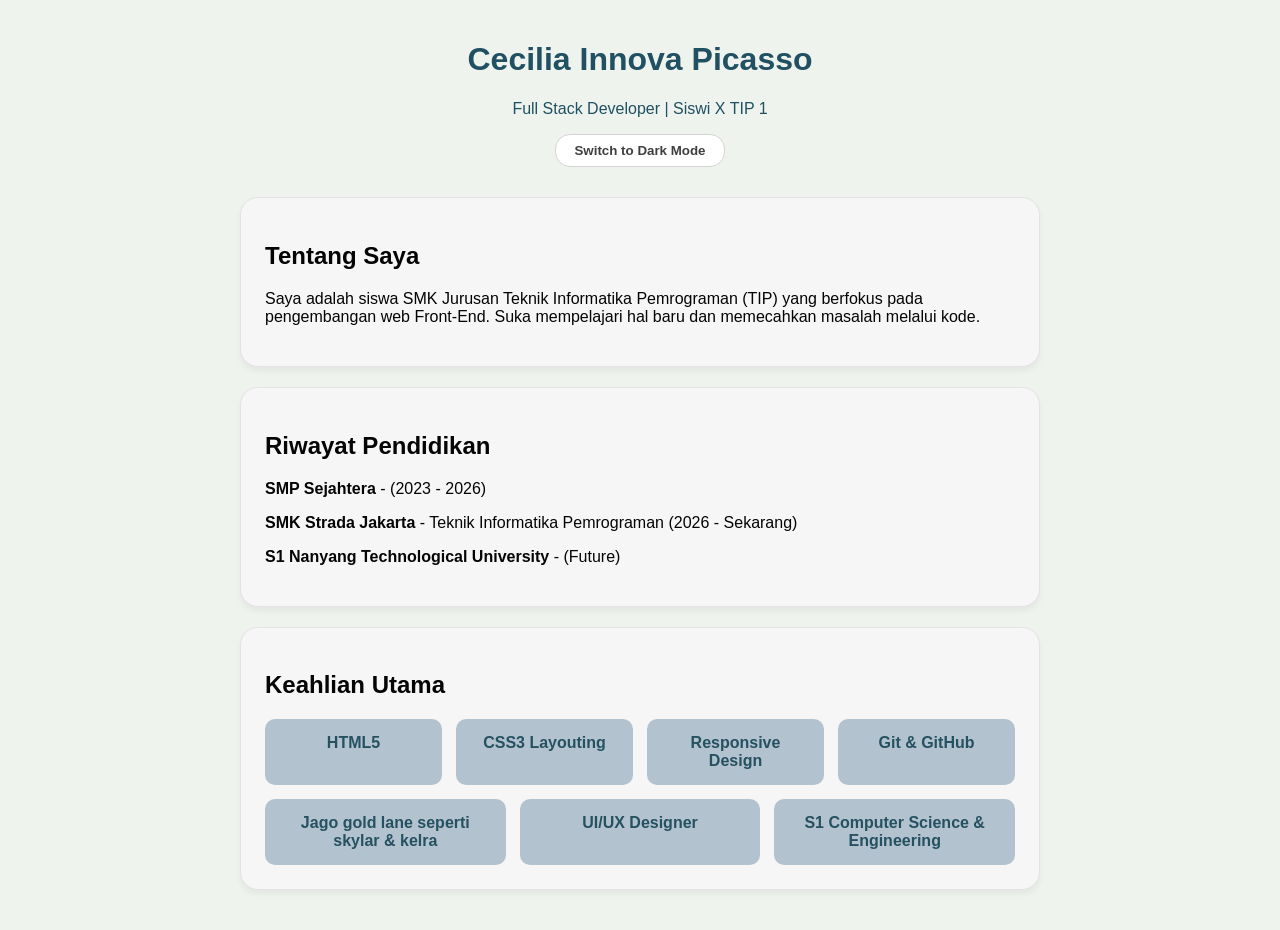
<file: JOBSHEET 3/index.html>
<!DOCTYPE html>
<html lang="id">
<head>
    <meta charset="UTF-8">
    <meta name="viewport" content="width=device-width, initial-scale=1.0">
    <title>CV Online Cecilia Innova Picasso</title>
    <link rel="stylesheet" href="style.css" />
</head>

<body>
    <div class="cv-container">
        <div class="toggle-container" style="text-align: center; margin-bottom: 20px;">
        </div>
    
        <!-- Header Profil -->
        <header class="cv-header">
            <h1>Cecilia Innova Picasso</h1>
            <p>Full Stack Developer | Siswi X TIP 1</p>
            <button class="btn-toggle" id="themeToggleBtn">Switch to Dark Mode</button>
        </header>

        <!-- Kartu Informasi Diri (Card Info) -->
        <section class="cv-card">
            <h2>Tentang Saya</h2>
            <p>Saya adalah siswa SMK Jurusan Teknik Informatika Pemrograman (TIP) yang berfokus pada pengembangan web Front-End. Suka mempelajari hal baru dan memecahkan masalah melalui kode.</p>
        </section>

        <!-- Kartu Riwayat Pendidikan -->
        <section class="cv-card">
            <h2>Riwayat Pendidikan</h2>
            <p><strong>SMP Sejahtera</strong> - (2023 - 2026)</p>
            <p><strong>SMK Strada Jakarta</strong> - Teknik Informatika Pemrograman (2026 - Sekarang)</p>
            <p><strong>S1 Nanyang Technological University</strong> - (Future)</p>
        </section>

        <!-- Bagian Keahlian dengan Flexbox -->
        <section class="cv-card">
            <h2>Keahlian Utama</h2>
            <div class="skills-container">
                <div class="skill-item">HTML5</div>
                <div class="skill-item">CSS3 Layouting</div>
                <div class="skill-item">Responsive Design</div>
                <div class="skill-item">Git & GitHub</div>
                <div class="skill-item">Jago gold lane seperti skylar & kelra</div>
                <div class="skill-item">UI/UX Designer</div>
                <div class="skill-item">S1 Computer Science & Engineering</div>
            </div>
        </section>
    </div>

    <script src="script.js"></script>
</body>
</html>
</file>
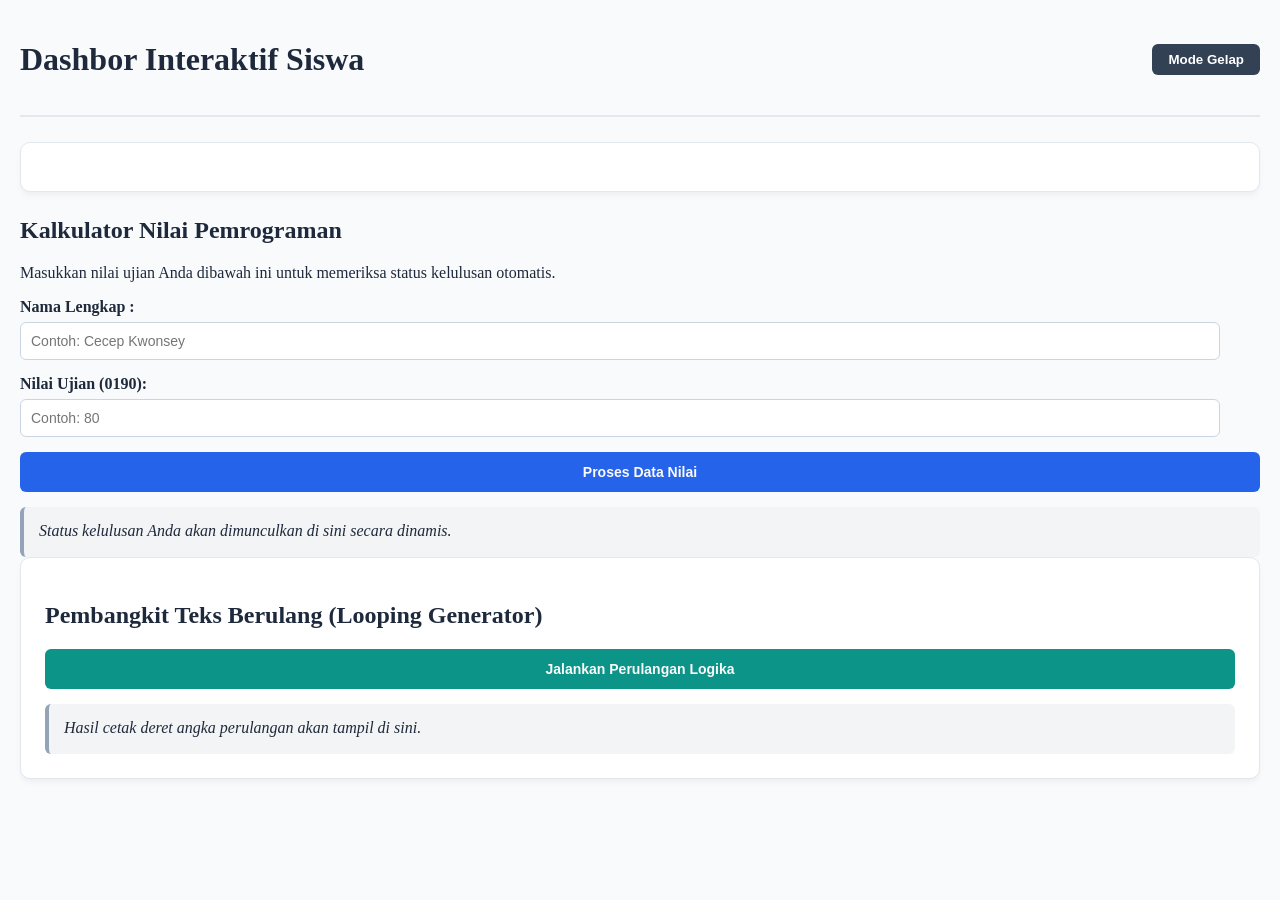
<file: JOBSHEET 4/index.html>
<!DOCTYPE html>
<html lang="en">
<head>
    <meta charset="UTF-8">
    <meta name="viewport" content="width=device-width, initial-scale=1.0">
    <title>Web Interaktif JavaScript - X TIP 1</title>
    <link rel="stylesheet" href="style.css">
</head>
<body>
    <div class="main-container"></div>
        <!--Header fitur kontrol-->
        <header class="web-header">
            <h1>Dashbor Interaktif Siswa</h1>
            <button id="btn-toggle" class="toggle-theme">Mode Gelap</button>
        </header>

        <!--Kartu Filter 1: Kalkulator Skor Kelulusan-->
        <section class="widget-card"></section>
        <h2>Kalkulator Nilai Pemrograman</h2>
        <p>Masukkan nilai ujian Anda dibawah ini untuk memeriksa status kelulusan otomatis.</p>
        <div class="input-group">
            <label for="input-nama">Nama Lengkap :</label>
            <input type="text" id="input-nama" placeholder="Contoh: Cecep Kwonsey">
        </div>
        <div class="input-group">
            <label for="input-nilai">Nilai Ujian (0190):</label>
            <input type="number" id="input-nilai" placeholder="Contoh: 80">
        </div>
        <button id="btn-proses" class="action-btn">Proses Data Nilai</button>
        
         <!-- Area Output DOM -->
         <div id="box-hasil" class="result-box">
             Status kelulusan Anda akan dimunculkan di sini secara dinamis.
         </div>
    </section>

<!-- Kartu Fitur 2: Simulasi Perulangan Logika -->
<section class="widget-card">
     <h2>Pembangkit Teks Berulang (Looping Generator)</h2>
     <button id="btn-loop" class="action-btn variant-btn">Jalankan Perulangan Logika</button>
     <div id="box-loop" class="result-box">
        Hasil cetak deret angka perulangan akan tampil di sini.
     </div>
 </section>
 </div>
 <script src="script.js"></script>
</body>
</html>
</file>
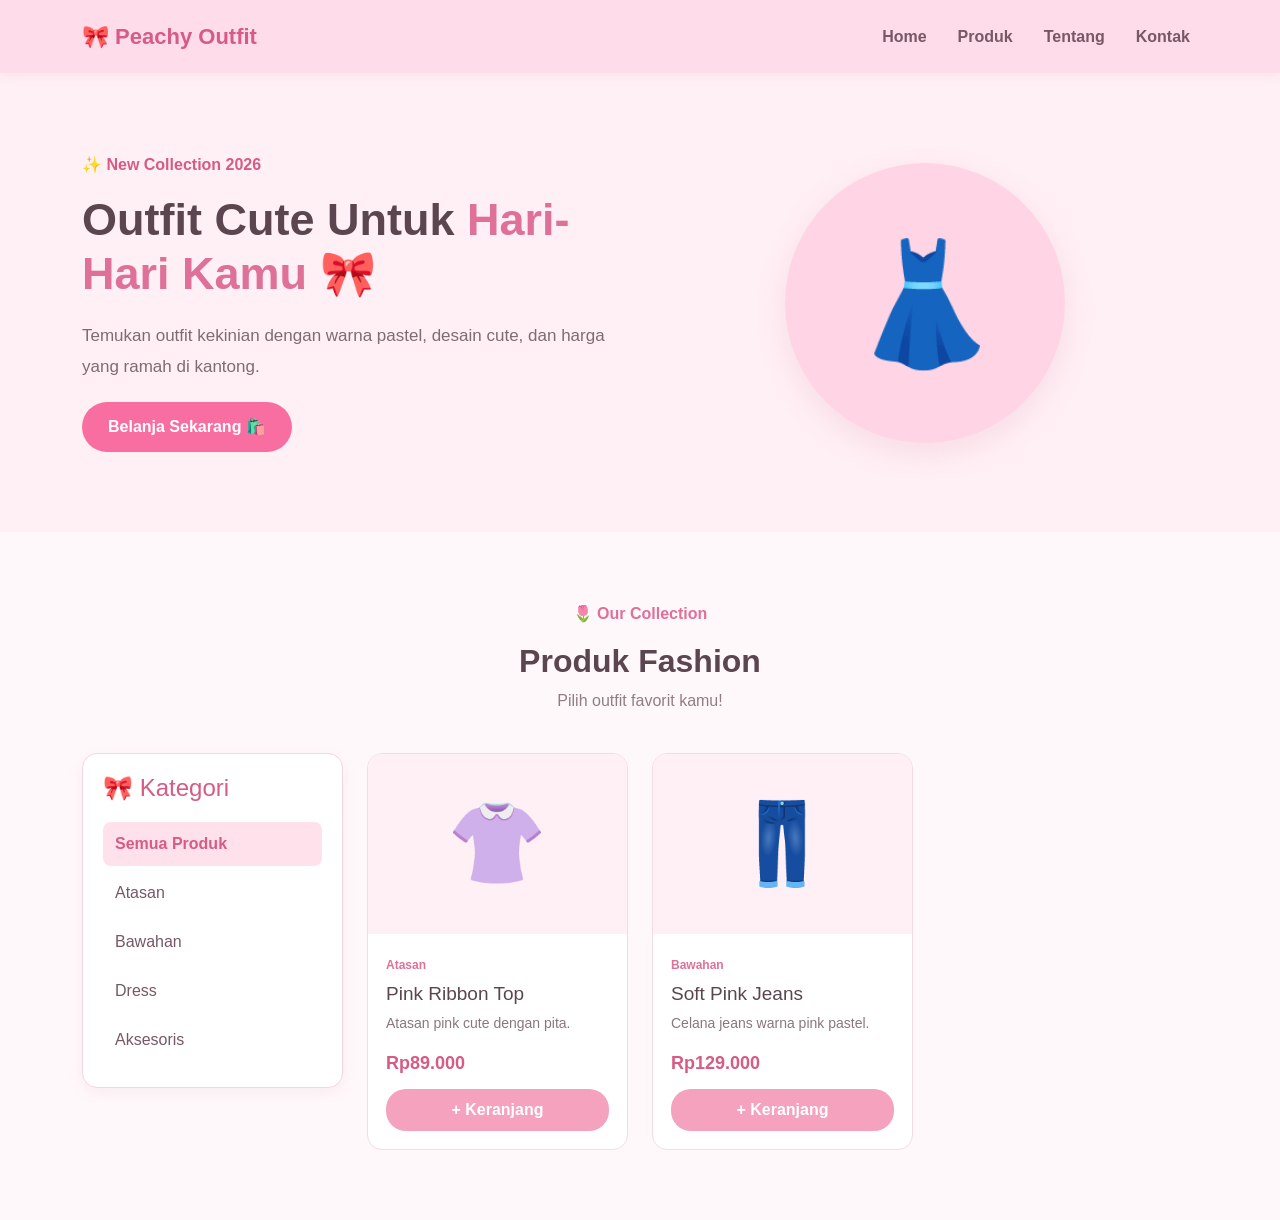
<file: JOBSHEET 6/index.html>
<!DOCTYPE html>
<html lang="id">
<head>
    <meta charset="UTF-8">
    <meta name="viewport" content="width=device-width, initial-scale=1.0">

    <title>Peachy Outfit - Cute Fashion Store</title>

    <!-- Bootstrap 5 CSS -->
    <link
        href="https://cdn.jsdelivr.net/npm/bootstrap@5.3.3/dist/css/bootstrap.min.css" rel="stylesheet">
    <!-- CSS Custom -->
    <link rel="stylesheet" href="style.css">
</head>

<body>

    <!-- ================= NAVBAR ================= -->
    <nav class="navbar navbar-expand-lg cute-navbar">
        <div class="container">

            <a class="navbar-brand logo" href="#">
                🎀 Peachy Outfit
            </a>

            <button
                class="navbar-toggler"
                type="button"
                data-bs-toggle="collapse"
                data-bs-target="#menuNavbar"
            >
                <span class="navbar-toggler-icon"></span>
            </button>

            <div class="collapse navbar-collapse" id="menuNavbar">

                <ul class="navbar-nav ms-auto">
                    <li class="nav-item">
                        <a class="nav-link" href="#home">Home</a>
                    </li>

                    <li class="nav-item">
                        <a class="nav-link" href="#produk">Produk</a>
                    </li>

                    <li class="nav-item">
                        <a class="nav-link" href="#tentang">Tentang</a>
                    </li>

                    <li class="nav-item">
                        <a class="nav-link" href="#kontak">Kontak</a>
                    </li>
                </ul>
            </div>
        </div>
    </nav>


    <main>

        <!-- ================= HERO ================= -->
        <section id="home" class="hero-section">

            <div class="container">

                <div class="row align-items-center">

                    <div class="col-12 col-md-6">

                        <p class="small-title">
                            ✨ New Collection 2026
                        </p>

                        <h1>
                            Outfit Cute Untuk
                            <span>Hari-Hari Kamu</span> 🎀
                        </h1>

                        <p class="hero-text">
                            Temukan outfit kekinian dengan warna pastel,
                            desain cute, dan harga yang ramah di kantong.
                        </p>

                        <a href="#produk" class="btn cute-btn">
                            Belanja Sekarang 🛍️
                        </a>

                    </div>

                    <div class="col-12 col-md-6 text-center">

                        <div class="hero-card">
                            👗
                        </div>
                    </div>
                </div>
            </div>
        </section>


        <!-- ================= PRODUK ================= -->
        <section id="produk" class="product-section">

            <div class="container">

                <div class="section-title">
                    <p>🌷 Our Collection</p>
                    <h2>Produk Fashion</h2>
                    <span>Pilih outfit favorit kamu!</span>
                </div>


                <div class="row">

                    <!-- SIDEBAR -->
                    <aside class="col-12 col-md-3 mb-4">

                        <div class="category-box">

                            <h4>🎀 Kategori</h4>

                            <button
                                class="category-btn active"
                                onclick="filterProduk('semua')"
                            >
                                Semua Produk
                            </button>

                            <button
                                class="category-btn"
                                onclick="filterProduk('atasan')"
                            >
                                Atasan
                            </button>

                            <button
                                class="category-btn"
                                onclick="filterProduk('bawahan')"
                            >
                                Bawahan
                            </button>

                            <button
                                class="category-btn"
                                onclick="filterProduk('dress')"
                            >
                                Dress
                            </button>

                            <button
                                class="category-btn"
                                onclick="filterProduk('aksesoris')"
                            >
                                Aksesoris
                            </button>

                        </div>

                    </aside>


                    <!-- PRODUK -->
                    <div class="col-12 col-md-9">

                        <div class="row g-4">

                            <!-- PRODUK 1 -->
                            <article
                                class="col-12 col-md-6 col-lg-4 product-item"
                                data-kategori="atasan"
                            >

                                <div class="product-card">

                                    <div class="product-image">
                                        👚
                                    </div>

                                    <div class="product-info">

                                        <span class="product-category">
                                            Atasan
                                        </span>

                                        <h3>Pink Ribbon Top</h3>

                                        <p>
                                            Atasan pink cute dengan pita.
                                        </p>

                                        <strong>
                                            Rp89.000
                                        </strong>

                                        <button
                                            class="buy-btn"
                                            onclick="tambahKeranjang(89000, 'Pink Ribbon Top')"
                                        >
                                            + Keranjang
                                        </button>

                                    </div>

                                </div>

                            </article>


                            <!-- PRODUK 2 -->
                            <article
                                class="col-12 col-md-6 col-lg-4 product-item"
                                data-kategori="bawahan"
                            >

                                <div class="product-card">

                                    <div class="product-image">
                                        👖
                                    </div>

                                    <div class="product-info">

                                        <span class="product-category">
                                            Bawahan
                                        </span>

                                        <h3>Soft Pink Jeans</h3>

                                        <p>
                                            Celana jeans warna pink pastel.
                                        </p>

                                        <strong>
                                            Rp129.000
                                        </strong>

                                        <button
                                            class="buy-btn"
                                            onclick="tambahKeranjang(129000, 'Soft Pink Jeans')"
                                        >
                                            + Keranjang
                                        </button>

                                    </div>

                                </div>

                            </article>
</file>
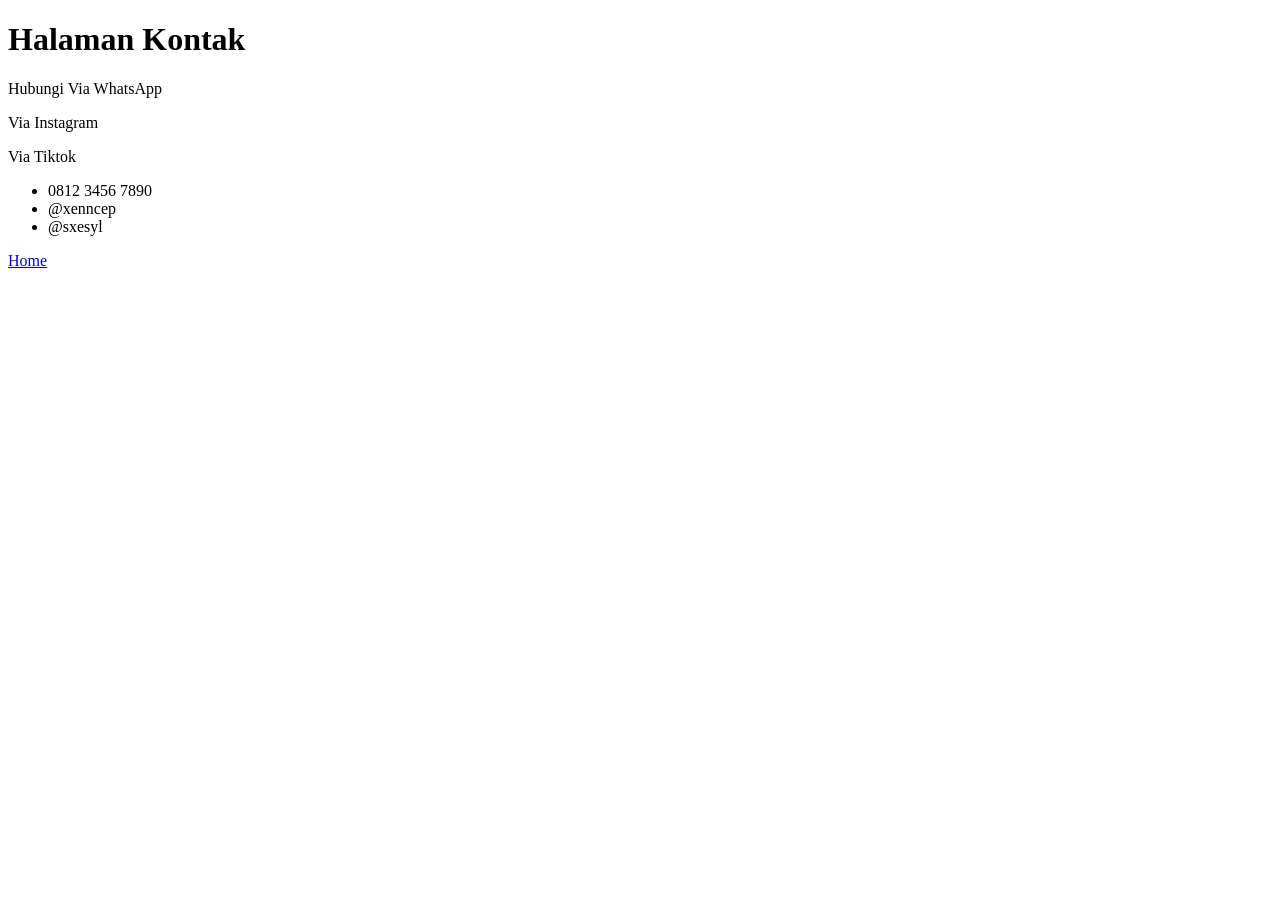
<file: JOBSHEET 2/kontak.html>
<!DOCTYPE html>
<html lang="en">
<head>
    <meta charset="UTF-8">
    <meta name="viewport" content="width=device-width, initial-scale=1.0">
    <title>Page Kontak</title>
</head>
<body>
<header>
    <h1>Halaman Kontak</h1>
    <p>Hubungi Via WhatsApp</p>
    <p>Via Instagram</p>
    <p>Via Tiktok</p>
        <ul>
            <li>0812 3456 7890</li>
            <li>@xenncep</li>
            <li>@sxesyl</li>
        </ul>
 <nav>
    <a href="index.html">Home</a>
 </nav>
</body>
</html>
</file>
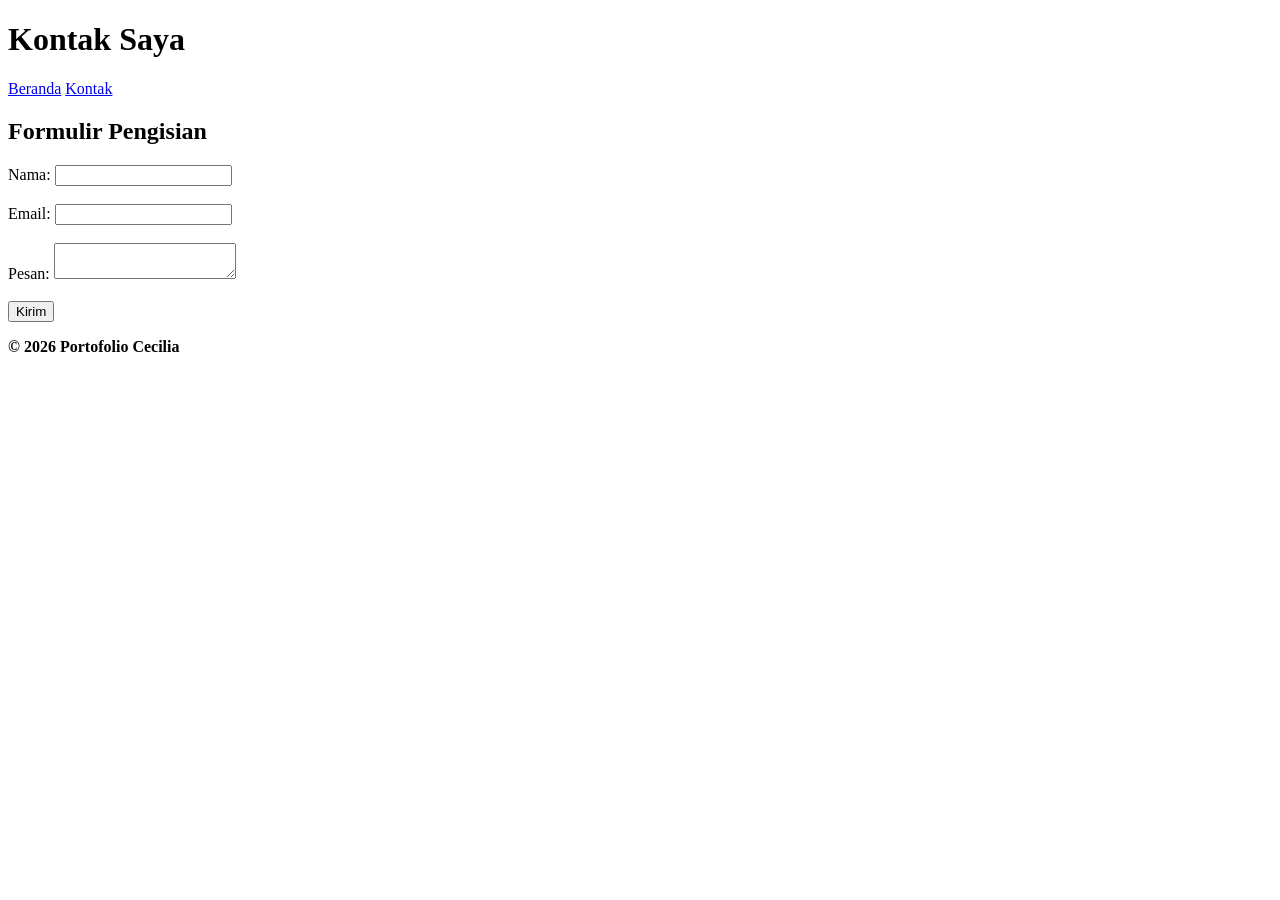
<file: JOBSHEET 2/portofoliokontak.html>
<!DOCTYPE html>
<html>
<head>
    <title>Kontak Saya</title>
</head>
<body>
    <header>
        <h1>Kontak Saya</h1>
        <nav>
            <a href="portofolioindex.html">Beranda</a>
            <a href="portofoliokontak.html">Kontak</a>
        </nav>
    </header>

    <main>
        <h2>Formulir Pengisian</h2>

        <form>
            <label>Nama:</label>
            <input type="text" name="nama" required>

            <br><br>

            <label>Email:</label>
            <input type="email" name="email" required>

            <br><br>

            <label>Pesan:</label>
            <textarea name="pesan"></textarea>

            <br><br>

            <button type="submit">Kirim</button>
        </form>
    </main>
    <footer>
        <p><strong>© 2026 Portofolio Cecilia</strong></p>
    </footer>
</body>
</html>
</file>
<file: JOBSHEET 3/style.css>
@media (max-width: 600px) {
    .container {
        flex-direction: column;
    }
}

@import url('https://fonts.googleapis.com/css2?family=Poppins:wght@300;400;600&family=Quicksand:wght@400;500;600;700&display=swap');

body {
    background-color: #b1c9c1;
    font-family: 'Creato Display', sans-serif;
    color: #f5f3f3;
    margin: 0;
    padding: 20px;
}

.cv-container {
    max-width: 800px;
    margin: 0 auto;
}

.cv-header {
    text-align: center;
    margin-bottom: 30px;
    color: #a4afba;
}

.cv-card {
    background-color: #474646;
    padding: 24px;
    margin-bottom: 20px;
    border: 1px solid #e0e0e0;
    border-radius: 18px;
    box-shadow: 0 4px 6px rgba(0,0,0,0.05);
}

.skills-container {
    display: flex;
    justify-content: space-between;
    flex-wrap: wrap;
    gap: 10px;
}

.skill-item {
    flex: 1;
    min-width: 120px;
    background-color: #f2f8f6;
    color: #66787a;
    font-weight: 700;
    padding: 15px;
    text-align: center;
    border-radius: 10px;
}

@media (max-width: 600px) {
    .skills-container {
        flex-direction: column;
    }

    body {
        padding: 10px;
    }

    .cv-card {
        padding: 15px;
    }
}

@import url('https://fonts.googleapis.com/css2? family Poppins:wght@368;400;600&display=swap');

/* ====================================
    STYLING DASAR (LIGHT MODE)
   ==================================== */

body {
    background-color: #eef3ee;
    font-family: 'Creato Display', sans-serif;
    color: #040404;
    margin: 0;
    padding: 20px;
    transition: background-color 0.3s ease, color 0.3s ease;
}

.cv-container {
    max-width: 800px;
    margin: 0 auto;
}

.cv-header {
    text-align: center;
    margin-bottom: 30px;
    color: #205061;
    transition: color 0.3s ease;
}

.cv-card {
    background-color: #f6f6f6;
    padding: 24px;
    margin-bottom: 20px;
    border: 1px solid #e3e3e3;
    border-radius: 8=10px;
    box-shadow: 8 4px 6px rgba(0, 0, 0, 0.05);
    transition: background-color 0.3s ease, border-color 0.35 ease, box-shadow 8.35 ease;
}

.skills-container {
    display: flex;
    justify-content: space-between;
    flex-wrap: wrap;
    gap: 14px;
}

.skill-item {
    flex: 1;
    min-width: 120px;
    background-color: #b3c2cf;
    color: #255161;
    font-weight: 600;
    padding: 15px;
    text-align: center;
    border-radius: 10px;
    transition: background-color 0.3s ease, color 0.3s ease;
}

.btn-toggle {
    padding: 8px 18px;
    border-radius: 15px;
    border: 1px solid #d3d3d3;
    cursor: pointer;
    background-color: #ffffff;
    color: #3f3f3f;
    font-family: 'Creato Display', sans-serif;
    font-weight: 600;
    transition: background-color 0.3s ease, color 0.3s ease, border-color 0.3s ease;
}

.btn-toggle:hover {
    background-color: #c0c0c0;
}

/* ====================================
    RESPONSIVE DESIGN
   ==================================== */

@media (max-width: 600px) {
    .skills-container {
        flex-direction: column;
    }

    body {
        padding: 10px;
    }

    .cv-card {
        padding: 15px;
    }
}

/* ==============================
    DARK MODE
   ============================== */

body.dark-theme {
    background-color: #151c1d;
    color: #eeeeee;

    /* HANYA FONT YANG BERUBAH */
    font-family: 'Creato Display', sans-serif;
}

/* HEADER */
body.dark-theme .cv-header {
    color: #d8eeee;
    font-family: 'Creato Display', sans-serif;
}

/* JUDUL UTAMA */
body.dark-theme .cv-header h1 {
    color: #e8f5f2;
    font-family: 'Creato Display', sans-serif;
}

/* SUBJUDUL */
body.dark-theme .cv-header p {
    color: #a9c1c0;
    font-family: 'Poppins', sans-serif;
}

/* ==============================
   CARD DARK MODE
   ============================== */

body.dark-theme .cv-card {
    /* HANYA WARNA */
    background-color: #263234;
    border-color: #405052;
    box-shadow: 0 4px 6px rgba(0, 0, 0, 0.25);

    font-family: 'Quicksand', sans-serif;
}

/* JUDUL CARD */
body.dark-theme .cv-card h2 {
    color: #c5e2de;
    font-family: 'Quicksand', sans-serif;
}

/* TEKS CARD */
body.dark-theme .cv-card p {
    color: #e1e9e8;
    font-family: 'Quicksand', sans-serif;
}

/* ==============================
   SKILL BOX DARK MODE
   ============================== */

body.dark-theme .skill-item {
    /* HANYA WARNA */
    background-color: #344548;
    color: #d4ebe7;
    border: 1px solid #4b6062;

    font-family: 'Quicksand', sans-serif;
}

/* ==============================
   BUTTON DARK MODE
   ============================== */

body.dark-theme .btn-toggle {
    background-color: #344548;
    color: #e7f2f0;
    border-color: #506264;

    font-family: 'Quicksand', sans-serif;
}

body.dark-theme .btn-toggle:hover {
    background-color: #405456;
}

/* ==============================
   TRANSISI WARNA
   ============================== */

body,
.cv-header,
.cv-card,
.skill-item,
.btn-toggle {
    transition: background-color 0.3s ease,
                color 0.3s ease,
                border-color 0.3s ease,
                box-shadow 0.3s ease;
}
</file>
<file: JOBSHEET 4/style.css>
body {
    background-color: #f8fafc;
    color: #1e293b;
    margin: 0;
    padding: 20px;
    transition:
        background-color 0.3s ease,
        color 0.3s ease;
}

.main-container {
    font-family: "Jetbrains Mono", sans-serif;
}

body.dark-theme {
    background-color: #0f172a;
    color: #f1f5f9;
}

.main-container {
    max-width: 700px;
    margin: 0 auto;
}

.web-header {
    display: flex;
    justify-content: space-between;
    align-items: center;
    margin-bottom: 25px;
    border-bottom: 2px solid #e2e8f0;
    padding-bottom: 15px;
}

body.dark-theme .web-header {
    border-bottom-color: #334155;
}

body.dark-theme .web-header h1 {
    color: #f1f5f9;
}

.toggle-theme {
    background-color: #334155;
    color: #ffffff;
    border: none;
    padding: 8px 16px;
    border-radius: 6px;
    cursor: pointer;
    font-weight: 600;
}

.toggle-theme {
    font-family: "Jetbrains Mono", sans-serif;
}

.toggle-theme:hover {
    background-color: #475569;
}

.widget-card {
    background-color: #ffffff;
    padding: 24px;
    margin-bottom: 25px;
    border: 1px solid #e2e8f0;
    border-radius: 10px;
    box-shadow: 0 4px 6px -1px rgba(0, 0, 0, 0.05);
    transition:
        background-color 0.3s ease,
        border-color 0.3s ease,
        color 0.3s ease;
}

body.dark-theme .widget-card {
    background-color: #1e293b;
    border-color: #334155;
}

body.dark-theme .widget-card h2 {
    color: #f1f5f9;
}

body.dark-theme .widget-card p {
    color: #cbd5e1;
}

.input-group {
    margin-bottom: 15px;
}

.input-group label {
    display: block;
    margin-bottom: 6px;
    font-weight: 600;
}

body.dark-theme .input-group label {
    color: #e2e8f0;
}

.input-group input {
    width: 95%;
    padding: 10px;
    border: 1px solid #cbd5e1;
    border-radius: 6px;
    font-size: 14px;
}

body.dark-theme .input-group input {
    background-color: #334155;
    color: white;
    border-color: #475569;
}

body.dark-theme .input-group input::placeholder {
    color: #94a3b8;
}

.action-btn {
    background-color: #2563eb;
    color: rgb(251, 249, 249);
    border: none;
    padding: 12px 20px;
    font-size: 14px;
    font-weight: 600;
    border-radius: 6px;
    cursor: pointer;
    width: 100%;
    margin-bottom: 15px;
}

.action-btn:hover {
    background-color: #1d4ed8;
}

.variant-btn {
    background-color: #0d9488;
}

.variant-btn:hover {
    background-color: #0f766e;
}

.result-box {
    background-color: #f3f4f5;
    padding: 15px;
    border-radius: 6px;
    border-left: 4px solid #94a3b8;
    font-style: italic;
    min-height: 20px;
}

body.dark-theme .result-box {
    background-color: #343537;
    border-left-color: #64748b;
    color: #f1f5f9;
}
</file>
<file: JOBSHEET 6/style.css>
/* =========================
   STYLE DASAR
========================= */

body {
    background-color: #fff8fb;
    color: #5b4650;
    font-family: Arial, sans-serif;
}


/* =========================
   NAVBAR
========================= */

.cute-navbar {
    background-color: #ffdce9;
    padding: 15px 0;
    box-shadow: 0 2px 10px rgba(180, 100, 130, 0.1);
}

.logo {
    color: #d65b85 !important;
    font-weight: bold;
    font-size: 22px;
}

.nav-link {
    color: #765866 !important;
    font-weight: 600;
    margin-left: 15px;
}

.nav-link:hover {
    color: #d65b85 !important;
}


/* =========================
   HERO
========================= */

.hero-section {
    background-color: #fff0f5;
    padding: 80px 0;
}

.small-title {
    color: #d65b85;
    font-weight: bold;
}

.hero-section h1 {
    font-size: 45px;
    font-weight: 800;
    color: #5b4650;
}

.hero-section h1 span {
    color: #df7097;
}

.hero-text {
    font-size: 17px;
    line-height: 1.8;
    color: #806b74;
    margin: 20px 0;
}

.cute-btn {
    background-color: #f86ea1;
    color: white;
    padding: 12px 25px;
    border-radius: 25px;
    font-weight: bold;
}

.cute-btn:hover {
    background-color: #d9658e;
    color: white;
}

.hero-card {
    background-color: #ffd5e5;
    width: 280px;
    height: 280px;
    margin: auto;
    border-radius: 50%;
    display: flex;
    justify-content: center;
    align-items: center;
    font-size: 120px;
    box-shadow: 0 10px 30px rgba(210, 100, 140, 0.15);
}


/* =========================
   JUDUL SECTION
========================= */

.product-section {
    padding: 70px 0;
}

.section-title {
    text-align: center;
    margin-bottom: 40px;
}

.section-title p {
    color: #df7097;
    font-weight: bold;
}

.section-title h2 {
    color: #5b4650;
    font-weight: bold;
}

.section-title span {
    color: #927d85;
}


/* =========================
   SIDEBAR KATEGORI
========================= */

.category-box {
    background-color: white;
    padding: 20px;
    border-radius: 15px;
    border: 1px solid #f2d7e1;
    box-shadow: 0 5px 15px rgba(180, 100, 130, 0.08);
}

.category-box h4 {
    color: #d65b85;
    margin-bottom: 20px;
}

.category-btn {
    display: block;
    width: 100%;
    background-color: transparent;
    border: none;
    text-align: left;
    padding: 10px 12px;
    margin-bottom: 5px;
    border-radius: 8px;
    color: #765866;
    cursor: pointer;
}

.category-btn:hover,
.category-btn.active {
    background-color: #ffe1eb;
    color: #d65b85;
    font-weight: bold;
}


/* =========================
   PRODUCT CARD
========================= */

.product-card {
    background-color: white;
    border: 1px solid #f3dce4;
    border-radius: 15px;
    overflow: hidden;
    height: 100%;
    transition: 0.3s;
}

.product-card:hover {
    transform: translateY(-5px);
    box-shadow: 0 10px 25px rgba(210, 100, 140, 0.15);
}

.product-image {
    height: 180px;
    background-color: #fff0f5;
    display: flex;
    justify-content: center;
    align-items: center;
    font-size: 80px;
}

.product-info {
    padding: 18px;
}

.product-category {
    font-size: 12px;
    color: #df7097;
    font-weight: bold;
}

.product-info h3 {
    font-size: 19px;
    margin-top: 7px;
    color: #5b4650;
}

.product-info p {
    color: #8a777e;
    font-size: 14px;
}

.product-info strong {
    display: block;
    color: #d65b85;
    font-size: 18px;
    margin-bottom: 12px;
}

.buy-btn {
    width: 100%;
    border: none;
    background-color: #f4a2bd;
    color: white;
    padding: 9px;
    border-radius: 20px;
    font-weight: bold;
    cursor: pointer;
}

.buy-btn:hover {
    background-color: #df7097;
}


/* =========================
   KERANJANG
========================= */

.cart-section {
    padding: 50px 0;
    background-color: #fff0f5;
}

.cart-box {
    background-color: white;
    padding: 30px;
    border-radius: 15px;
    text-align: center;
    border: 1px solid #f3dce4;
}

.cart-box h2 {
    color: #d65b85;
}

#total-harga {
    color: #d65b85;
    font-size: 22px;
}

.checkout-btn {
    border: none;
    background-color: #d65b85;
    color: white;
    padding: 10px 25px;
    border-radius: 20px;
    font-weight: bold;
}

.checkout-btn:hover {
    background-color: #b94870;
}


/* =========================
   TENTANG
========================= */

.about-section {
    padding: 70px 0;
}

.about-section > .container > p:first-child {
    color: #df7097;
    font-weight: bold;
}

.about-section h2 {
    color: #5b4650;
    font-weight: bold;
}

.about-text {
    max-width: 650px;
    margin: 20px auto;
    line-height: 1.8;
    color: #806b74;
}


/* =========================
   FOOTER
========================= */

footer {
    background-color: #ffdce9;
    padding: 40px 0;
    color: #765866;
}

footer h3 {
    color: #d65b85;
}

footer small {
    color: #9b7e89;
}


/* =========================
   RESPONSIVE
========================= */

@media (max-width: 768px) {

    .hero-section {
        padding: 50px 0;
    }

    .hero-section h1 {
        font-size: 34px;
    }

    .hero-card {
        width: 220px;
        height: 220px;
        font-size: 90px;
        margin-top: 40px;
    }

    .category-box {
        margin-bottom: 10px;
    }
}
</file>
